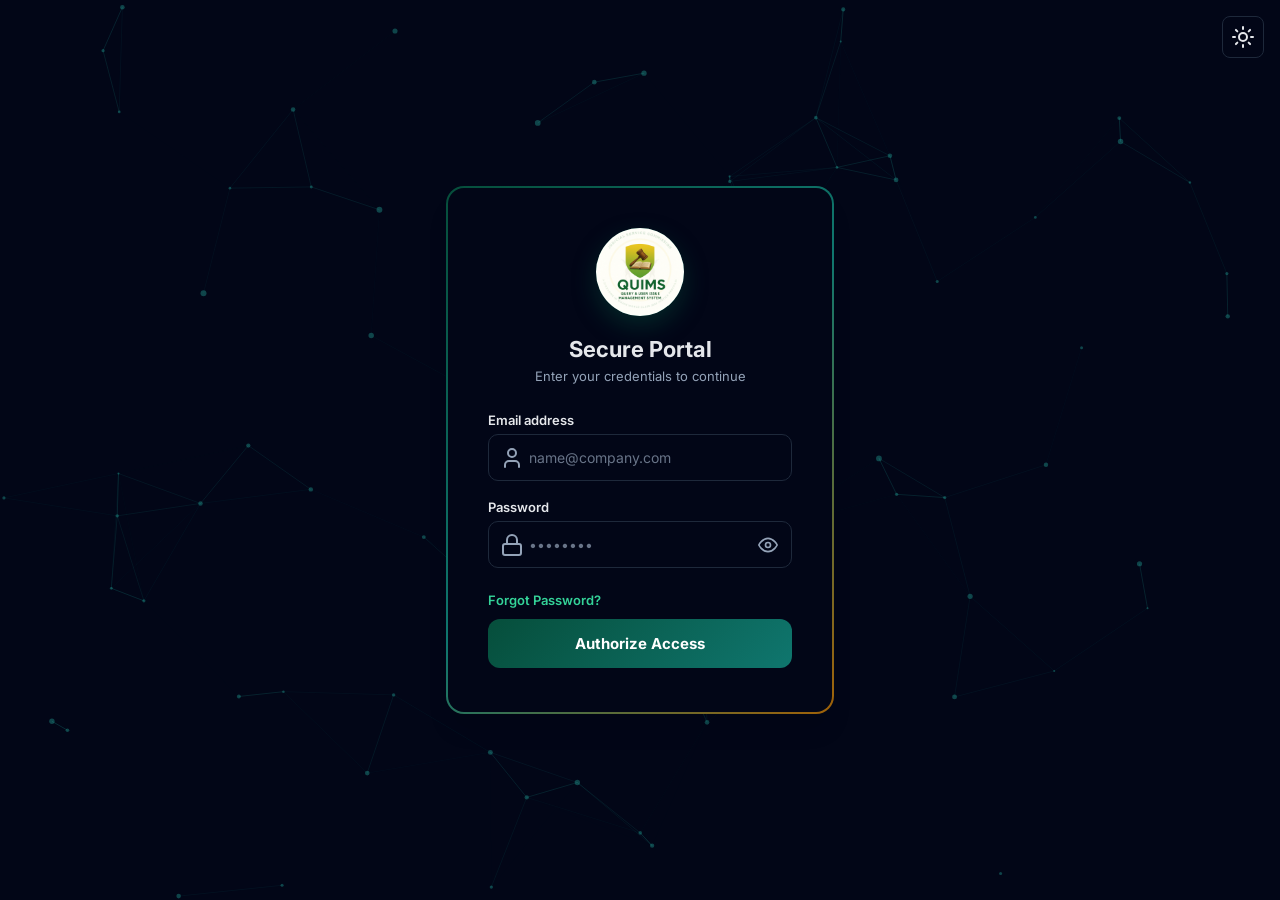
<file: index.html>
<!DOCTYPE html>
<html lang="en">

<head>
    <meta charset="UTF-8">
    <meta name="viewport" content="width=device-width, initial-scale=1.0">
    <title>QUIMS | Secure Login</title>

    <link href="https://fonts.googleapis.com/css2?family=Inter:wght@300;400;500;600;700&display=swap" rel="stylesheet">
    <script src="lucide.js"></script>

    <style>
        * {
            box-sizing: border-box;
            margin: 0;
            padding: 0;
        }
        
         :root {
            --bg: #ffffff;
            --card: #ffffff;
            --text: #0f172a;
            --muted: #64748b;
            --border: #cbd5e1;
            --accent: #0f766e;
        }
        
        body.dark {
            --bg: #020617;
            --card: #020617;
            --text: #e5e7eb;
            --muted: #94a3b8;
            --border: #1e293b;
        }
        
        body {
            font-family: 'Inter', sans-serif;
            background: var(--bg);
            color: var(--text);
            display: flex;
            align-items: center;
            justify-content: center;
            min-height: 100vh;
            min-height: 100dvh;
            overflow-x: hidden;
            transition: background .3s, color .3s;
        }
        
        #bgCanvas {
            position: fixed;
            top: 0;
            left: 0;
            width: 100%;
            height: 100%;
            z-index: 1;
            pointer-events: none;
        }
        
        .login-wrapper {
            width: 100%;
            max-width: 420px;
            padding: 16px;
            z-index: 10;
            transition: opacity .5s, transform .5s;
        }
        
        .login-wrapper.fade-out {
            opacity: 0;
            transform: scale(0.9) translateY(-20px);
            pointer-events: none;
        }
        
        .login-card {
            background: linear-gradient(135deg, #064e3b, #0f766e, #a16207);
            border-radius: 18px;
            padding: 2px;
            box-shadow: 0 20px 25px -5px rgba(0, 0, 0, 0.1);
        }
        
        .login-inner {
            background: var(--card);
            border-radius: 16px;
            padding: 36px 32px 40px;
            display: flex;
            flex-direction: column;
            align-items: center;
        }
        
        @keyframes waterFlow {
            0% {
                background-position: 0% 50%
            }
            50% {
                background-position: 100% 50%
            }
            100% {
                background-position: 0% 50%
            }
        }
        
        h2 {
            text-align: center;
            font-size: 22px;
            margin-bottom: 6px;
            font-weight: 700;
        }
        
        .subtitle {
            text-align: center;
            font-size: 13px;
            color: var(--muted);
            margin-bottom: 28px;
        }
        
        .field {
            margin-bottom: 18px;
            width: 100%;
        }
        
        label {
            display: block;
            font-size: 13px;
            font-weight: 600;
            margin-bottom: 6px;
            color: var(--text);
        }
        
        .input-wrapper {
            position: relative;
            width: 100%;
        }
        
        input {
            width: 100%;
            padding: 14px 44px 14px 40px;
            border-radius: 10px;
            border: 1px solid var(--border);
            background: transparent;
            color: var(--text);
            font-size: 14px;
            font-family: 'Inter', sans-serif;
            transition: border-color .2s, box-shadow .2s;
        }
        
        input:focus {
            outline: none;
            border-color: var(--accent);
            box-shadow: 0 0 0 3px rgba(15, 118, 110, .15);
        }
        
        input::placeholder {
            color: var(--muted);
            opacity: .7;
        }
        
        .input-icon {
            position: absolute;
            left: 12px;
            top: 50%;
            transform: translateY(-50%);
            color: var(--muted);
            pointer-events: none;
        }
        
        .eye-toggle {
            position: absolute;
            right: 6px;
            top: 50%;
            transform: translateY(-50%);
            padding: 8px;
            cursor: pointer;
            border-radius: 8px;
            border: none;
            background: transparent;
            color: var(--muted);
            display: flex;
            align-items: center;
            justify-content: center;
            transition: color .2s, background .2s;
        }
        
        .eye-toggle:hover {
            color: var(--accent);
            background: rgba(15, 118, 110, .08);
        }
        
        .eye-toggle:focus-visible {
            outline: 2px solid var(--accent);
            outline-offset: 1px;
        }
        
        .eye-toggle svg {
            width: 20px;
            height: 20px;
            display: block;
        }
        
        .login-btn {
            width: 100%;
            padding: 15px;
            border-radius: 12px;
            border: none;
            background: linear-gradient(135deg, #064e3b, #0f766e);
            color: #fff;
            font-weight: 700;
            font-size: 15px;
            cursor: pointer;
            margin-top: 10px;
            display: flex;
            align-items: center;
            justify-content: center;
            gap: 10px;
            font-family: 'Inter', sans-serif;
            transition: opacity .2s, transform .1s;
        }
        
        .login-btn:hover:not(.loading):not(.disabled) {
            opacity: .92;
        }
        
        .login-btn:active:not(.loading):not(.disabled) {
            transform: scale(.98);
        }
        
        .login-btn.loading,
        .login-btn.disabled {
            opacity: .7;
            pointer-events: none;
        }
        
        .spinner {
            width: 18px;
            height: 18px;
            border: 3px solid rgba(255, 255, 255, .3);
            border-top: 3px solid #fff;
            border-radius: 50%;
            animation: spin 1s linear infinite;
            display: none;
        }
        
        .login-btn.loading .spinner {
            display: block;
        }
        
        @keyframes spin {
            to {
                transform: rotate(360deg)
            }
        }
        
        #successOverlay,
        #logoutOverlay {
            position: fixed;
            inset: 0;
            display: none;
            align-items: center;
            justify-content: center;
            z-index: 100;
        }
        
        #successOverlay {
            background: var(--bg);
            flex-direction: column;
            text-align: center;
            animation: overlayReveal .6s cubic-bezier(.4, 0, .2, 1) forwards;
        }
        
        #logoutOverlay {
            background: rgba(0, 0, 0, .4);
            flex-direction: column;
            text-align: center;
        }
        
        @keyframes overlayReveal {
            from {
                opacity: 0;
                transform: scale(1.1)
            }
            to {
                opacity: 1;
                transform: scale(1)
            }
        }
        
        .welcome-card,
        .logout-card {
            background: var(--card);
            padding: 40px;
            border-radius: 24px;
            box-shadow: 0 25px 50px -12px rgba(0, 0, 0, .25);
            display: flex;
            flex-direction: column;
            align-items: center;
            max-width: 360px;
            width: 90%;
            border: 1px solid var(--border);
        }
        
        .success-icon {
            width: 64px;
            height: 64px;
            background: #ecfdf5;
            color: #059669;
            border-radius: 50%;
            display: flex;
            align-items: center;
            justify-content: center;
            margin-bottom: 24px;
            animation: bounceIn .5s cubic-bezier(.175, .885, .32, 1.275) forwards;
        }
        
        @keyframes bounceIn {
            from {
                transform: scale(0)
            }
            to {
                transform: scale(1)
            }
        }
        
        .welcome-text {
            font-size: 28px;
            font-weight: 800;
            margin-bottom: 8px;
            color: var(--text);
        }
        
        .redirect-sub {
            color: var(--muted);
            font-size: 14px;
            margin-bottom: 24px;
        }
        
        .prof-spinner {
            width: 32px;
            height: 32px;
            border: 3px solid var(--border);
            border-top-color: var(--accent);
            border-radius: 50%;
            animation: spin .8s linear infinite;
        }
        
        .logo {
            width: 88px;
            height: 88px;
            border-radius: 50%;
            display: flex;
            align-items: center;
            justify-content: center;
            box-shadow: 0 10px 24px rgba(6, 78, 59, .45);
            overflow: hidden;
            background: linear-gradient(120deg, #064e3b, #0f766e, #34d399, #0f766e);
            background-size: 300% 300%;
            animation: waterFlow 6s ease-in-out infinite;
            margin-bottom: 20px;
            flex-shrink: 0;
        }
        
        .logo img {
            width: 100%;
            height: 100%;
            object-fit: cover;
            display: block;
        }
        
        .alert-msg {
            width: 100%;
            margin-bottom: 12px;
            padding: 10px 14px;
            background: #fff;
            color: #be123c;
            border-radius: 8px;
            display: none;
            text-align: left;
            font-size: 13px;
            font-weight: 500;
            border: 2px solid #dc2626;
            border-left-width: 4px;
        }

        .alert-msg.success {
            color: #047857;
            border-color: #059669;
        }
        
        .toggle-theme {
            position: fixed;
            top: 16px;
            right: 16px;
            cursor: pointer;
            z-index: 1000;
            padding: 8px;
            background: var(--card);
            border-radius: 8px;
            border: 1px solid var(--border);
            color: var(--text);
            display: flex;
            align-items: center;
            justify-content: center;
            transition: background .2s, border-color .2s;
        }
        
        .toggle-theme:hover {
            border-color: var(--accent);
        }
        
        .toggle-theme:focus-visible {
            outline: 2px solid var(--accent);
            outline-offset: 2px;
        }
        
        a.forgot {
            font-size: 13px;
            color: #34d399;
            text-decoration: none;
            margin-top: 6px;
            display: inline-block;
            font-weight: 600;
            transition: color .2s;
        }
        
        a.forgot:hover {
            color: #6ee7b7;
        }
        /* ── Responsive ── */
        
        @media (max-width:480px) {
            .login-wrapper {
                padding: 12px;
            }
            .login-inner {
                padding: 28px 20px 32px;
            }
            h2 {
                font-size: 20px;
            }
            .subtitle {
                font-size: 12px;
                margin-bottom: 22px;
            }
            input {
                padding: 12px 42px 12px 38px;
                font-size: 14px;
            }
            .login-btn {
                padding: 14px;
                font-size: 14px;
            }
            .logo {
                width: 76px;
                height: 76px;
                margin-bottom: 16px;
            }
            .welcome-card,
            .logout-card {
                padding: 28px 24px;
            }
            .welcome-text {
                font-size: 22px;
            }
            .toggle-theme {
                top: 10px;
                right: 10px;
                padding: 6px;
            }
        }
        
        @media (max-width:360px) {
            .login-inner {
                padding: 24px 16px 28px;
            }
            .logo {
                width: 64px;
                height: 64px;
            }
            input {
                padding: 11px 40px 11px 36px;
                font-size: 13px;
            }
            .field {
                margin-bottom: 14px;
            }
            .login-btn {
                padding: 13px;
                font-size: 13px;
            }
        }
        
        @media (min-height:800px) {
            .login-inner {
                padding: 40px 32px 44px;
            }
        }
        /* Landscape phones */
        
        @media (max-height:500px) and (orientation:landscape) {
            .login-wrapper {
                padding: 8px;
            }
            .login-inner {
                padding: 20px 24px 24px;
            }
            .logo {
                width: 56px;
                height: 56px;
                margin-bottom: 12px;
            }
            h2 {
                font-size: 18px;
                margin-bottom: 4px;
            }
            .subtitle {
                font-size: 11px;
                margin-bottom: 14px;
            }
            .field {
                margin-bottom: 10px;
            }
            input {
                padding: 10px 40px 10px 36px;
                font-size: 13px;
            }
            .login-btn {
                padding: 12px;
                margin-top: 6px;
            }
        }
    </style>
</head>

<body class="dark">

    <canvas id="bgCanvas"></canvas>
    <button class="toggle-theme" id="themeBtn" aria-label="Toggle theme">
  <i data-lucide="sun"></i>
</button>

    <div id="successOverlay">
        <div class="welcome-card">
            <div class="success-icon"><i data-lucide="check-circle-2" style="width:32px;height:32px"></i></div>
            <div class="welcome-text" id="welcomeUser">Welcome Back</div>
            <div class="redirect-sub" id="redirectMsg">Accessing your secure workspace...</div>
            <div class="prof-spinner"></div>
        </div>
    </div>

    <div id="logoutOverlay">
        <div class="logout-card">
            <div class="welcome-text">Are you sure you want to logout?</div>
            <div style="display:flex;gap:20px;margin-top:24px;">
                <button onclick="confirmLogout(true)" style="padding:10px 24px;background:#0f766e;color:#fff;border:none;border-radius:12px;cursor:pointer;font-family:Inter,sans-serif;font-weight:600;">Yes</button>
                <button onclick="confirmLogout(false)" style="padding:10px 24px;background:#64748b;color:#fff;border:none;border-radius:12px;cursor:pointer;font-family:Inter,sans-serif;font-weight:600;">No</button>
            </div>
        </div>
    </div>

    <div class="login-wrapper" id="loginWrapper">
        <div class="login-card">
            <div class="login-inner">
                <div class="logo">
                    <img src="system logo (2).webp" alt="QUIMS Logo" id="logoImg" onerror="this.style.display='none'" />
                </div>
                <h2>Secure Portal</h2>
                <p class="subtitle">Enter your credentials to continue</p>
                <div class="alert-msg error" id="alertMsg" role="alert" aria-live="polite"></div>
                <form id="loginForm" method="POST" action="login.php">
                    <div class="field">
                        <label for="identifier">Email address</label>
                        <div class="input-wrapper">
                            <i data-lucide="user" class="input-icon"></i>
                            <input type="text" name="identifier" id="identifier" required placeholder="name@company.com" autocomplete="username">
                        </div>
                    </div>
                    <div class="field">
                        <label for="password">Password</label>
                        <div class="input-wrapper">
                            <i data-lucide="lock" class="input-icon"></i>
                            <input type="password" id="password" name="password" required placeholder="••••••••" autocomplete="current-password">
                            <button type="button" class="eye-toggle" id="toggleEye" aria-label="Show password" tabindex="0">
              <!-- Eye-open SVG (shown when password is hidden) -->
              <svg id="iconEyeOpen" xmlns="http://www.w3.org/2000/svg" width="20" height="20" viewBox="0 0 24 24" fill="none" stroke="currentColor" stroke-width="2" stroke-linecap="round" stroke-linejoin="round"><path d="M1 12s4-8 11-8 11 8 11 8-4 8-11 8-11-8-11-8z"/><circle cx="12" cy="12" r="3"/></svg>
              <!-- Eye-off SVG (shown when password is visible) -->
              <svg id="iconEyeOff" xmlns="http://www.w3.org/2000/svg" width="20" height="20" viewBox="0 0 24 24" fill="none" stroke="currentColor" stroke-width="2" stroke-linecap="round" stroke-linejoin="round" style="display:none"><path d="M17.94 17.94A10.07 10.07 0 0 1 12 20c-7 0-11-8-11-8a18.45 18.45 0 0 1 5.06-5.94"/><path d="M9.9 4.24A9.12 9.12 0 0 1 12 4c7 0 11 8 11 8a18.5 18.5 0 0 1-2.16 3.19"/><line x1="1" y1="1" x2="23" y2="23"/><path d="M14.12 14.12a3 3 0 1 1-4.24-4.24"/></svg>
            </button>
                        </div>
                        <div id="capsMsg" style="color:#be123c;font-size:13px;font-weight:500;margin-top:4px;display:none;">Caps Lock is ON</div>
                    </div>
                    <a href="forgot password.html" class="forgot">Forgot Password?</a>
                    <button type="submit" class="login-btn" id="loginBtn">
          <span>Authorize Access</span>
          <div class="spinner"></div>
        </button>
                </form>
            </div>
        </div>
    </div>

    <script>
        lucide.createIcons();

        /* ── Theme Toggle ── */
        const themeBtn = document.getElementById('themeBtn');
        themeBtn.addEventListener('click', () => {
            document.body.classList.toggle('dark');
            const isDark = document.body.classList.contains('dark');
            themeBtn.innerHTML = isDark ?
                '<i data-lucide="sun"></i>' :
                '<i data-lucide="moon"></i>';
            lucide.createIcons();
        });

        /* ── Password Toggle (no lucide dependency) ── */
        const pwd = document.getElementById('password');
        const toggleEye = document.getElementById('toggleEye');
        const iconEyeOpen = document.getElementById('iconEyeOpen');
        const iconEyeOff = document.getElementById('iconEyeOff');

        toggleEye.addEventListener('click', () => {
            const isHidden = pwd.type === 'password';
            pwd.type = isHidden ? 'text' : 'password';
            iconEyeOpen.style.display = isHidden ? 'none' : 'block';
            iconEyeOff.style.display = isHidden ? 'block' : 'none';
            toggleEye.setAttribute('aria-label', isHidden ? 'Hide password' : 'Show password');
            pwd.focus();
        });

        /* ── Caps Lock Detection ── */
        const capsMsg = document.getElementById('capsMsg');
        pwd.addEventListener('keyup', e => {
            capsMsg.style.display = e.getModifierState('CapsLock') ? 'block' : 'none';
        });
        pwd.addEventListener('keydown', e => {
            if (e.getModifierState('CapsLock')) {
                capsMsg.style.display = 'block';
            }
        });

        /* ── Form Submit ── */
        const btn = document.getElementById('loginBtn');
        const form = document.getElementById('loginForm');
        const alertMsg = document.getElementById('alertMsg');
        const loginWrapper = document.getElementById('loginWrapper');
        const successOverlay = document.getElementById('successOverlay');
        const welcomeUser = document.getElementById('welcomeUser');
        const redirectFlagKey = 'quims-login-success';
        let countdownInterval;
        if (new URLSearchParams(window.location.search).get('returnTo') === 'vsp/index.php') {
            const returnTo = document.createElement('input');
            returnTo.type = 'hidden';
            returnTo.name = 'returnTo';
            returnTo.value = 'vsp/index.php';
            form.appendChild(returnTo);
        }

        function hideSuccessOverlay() {
            if (loginWrapper) loginWrapper.classList.remove('fade-out');
            if (successOverlay) successOverlay.style.display = 'none';
        }

        window.addEventListener('pageshow', () => {
            if (sessionStorage.getItem(redirectFlagKey) === '1') {
                sessionStorage.removeItem(redirectFlagKey);
                hideSuccessOverlay();
            }
        });

        form.addEventListener('submit', async e => {
            e.preventDefault();
            btn.classList.add('loading', 'disabled');
            clearInterval(countdownInterval);
            alertMsg.style.display = 'none';

            try {
                const response = await fetch(form.action, {
                    method: 'POST',
                    body: new FormData(form)
                });
                const data = await response.json();
                btn.classList.remove('loading', 'disabled');

                if (data.permanent) {
                    alertMsg.innerText = 'Your account has been permanently blocked. Please contact an administrator.';
                    alertMsg.style.display = 'block';
                    return;
                }

                if (data.error) {
                    alertMsg.innerText = data.error;
                    alertMsg.style.display = 'block';
                    if (data.blockTime) {
                        btn.disabled = true;
                        let remaining = data.blockTime;
                        const originalHTML = btn.innerHTML;
                        countdownInterval = setInterval(() => {
                            btn.innerHTML = 'Try again in ' + remaining + 's';
                            remaining--;
                            if (remaining < 0) {
                                clearInterval(countdownInterval);
                                btn.disabled = false;
                                btn.innerHTML = originalHTML;
                                alertMsg.style.display = 'none';
                            }
                        }, 1000);
                    }
                    return;
                }

                sessionStorage.setItem(redirectFlagKey, '1');
                welcomeUser.innerText = data.greeting || 'Welcome Back!';
                loginWrapper.classList.add('fade-out');
                successOverlay.style.display = 'flex';
                setTimeout(() => {
                    window.location.href = data.redirect;
                }, 900);

            } catch (err) {
                btn.classList.remove('loading', 'disabled');
                alertMsg.innerText = 'Connection Error: Please try again.';
                alertMsg.style.display = 'block';
            }
        });

        /* ── Logout Guard ── */
        const logoutOverlay = document.getElementById('logoutOverlay');

        function confirmLogout(answer) {
            logoutOverlay.style.display = 'none';
            if (answer) window.location.replace('logout.php');
        }

        /* ── Background Particles ── */
        const canvas = document.getElementById('bgCanvas');
        const ctx = canvas.getContext('2d');
        let particles = [];
        let mouse = {
            x: null,
            y: null
        };

        function getParticleCount() {
            const w = window.innerWidth;
            if (w < 480) return 30;
            if (w < 768) return 50;
            return 80;
        }

        function initCanvas() {
            canvas.width = window.innerWidth;
            canvas.height = window.innerHeight;
            particles = [];
            const count = getParticleCount();
            for (let i = 0; i < count; i++) {
                particles.push({
                    x: Math.random() * canvas.width,
                    y: Math.random() * canvas.height,
                    vx: (Math.random() - 0.5) * 0.5,
                    vy: (Math.random() - 0.5) * 0.5,
                    radius: Math.random() * 2 + 1
                });
            }
        }

        function animate() {
            ctx.clearRect(0, 0, canvas.width, canvas.height);
            const color = document.body.classList.contains('dark') ? '45,212,191' : '15,118,110';
            const linkDist = window.innerWidth < 480 ? 100 : 140;

            particles.forEach(p => {
                p.x += p.vx;
                p.y += p.vy;
                if (p.x < 0 || p.x > canvas.width) p.vx *= -1;
                if (p.y < 0 || p.y > canvas.height) p.vy *= -1;
                ctx.beginPath();
                ctx.arc(p.x, p.y, p.radius, 0, Math.PI * 2);
                ctx.fillStyle = 'rgba(' + color + ',0.3)';
                ctx.fill();
            });

            for (let i = 0; i < particles.length; i++) {
                for (let j = i + 1; j < particles.length; j++) {
                    const dx = particles[i].x - particles[j].x;
                    const dy = particles[i].y - particles[j].y;
                    const dist = Math.sqrt(dx * dx + dy * dy);
                    if (dist < linkDist) {
                        ctx.beginPath();
                        ctx.moveTo(particles[i].x, particles[i].y);
                        ctx.lineTo(particles[j].x, particles[j].y);
                        ctx.strokeStyle = 'rgba(' + color + ',' + ((1 - dist / linkDist) * 0.2) + ')';
                        ctx.stroke();
                    }
                }
                if (mouse.x !== null && mouse.y !== null) {
                    const dxm = particles[i].x - mouse.x;
                    const dym = particles[i].y - mouse.y;
                    const distM = Math.sqrt(dxm * dxm + dym * dym);
                    if (distM < 120) {
                        ctx.beginPath();
                        ctx.moveTo(particles[i].x, particles[i].y);
                        ctx.lineTo(mouse.x, mouse.y);
                        ctx.strokeStyle = 'rgba(' + color + ',' + ((1 - distM / 120) * 0.25) + ')';
                        ctx.stroke();
                    }
                }
            }
            requestAnimationFrame(animate);
        }

        canvas.addEventListener('mousemove', e => {
            mouse.x = e.clientX;
            mouse.y = e.clientY;
        });
        canvas.addEventListener('mouseleave', () => {
            mouse.x = null;
            mouse.y = null;
        });
        canvas.addEventListener('touchmove', e => {
            if (e.touches.length > 0) {
                mouse.x = e.touches[0].clientX;
                mouse.y = e.touches[0].clientY;
            }
        }, {
            passive: true
        });
        canvas.addEventListener('touchend', () => {
            mouse.x = null;
            mouse.y = null;
        });
        window.addEventListener('resize', initCanvas);
        initCanvas();
        animate();
    </script>
</body>

</html>
</file>
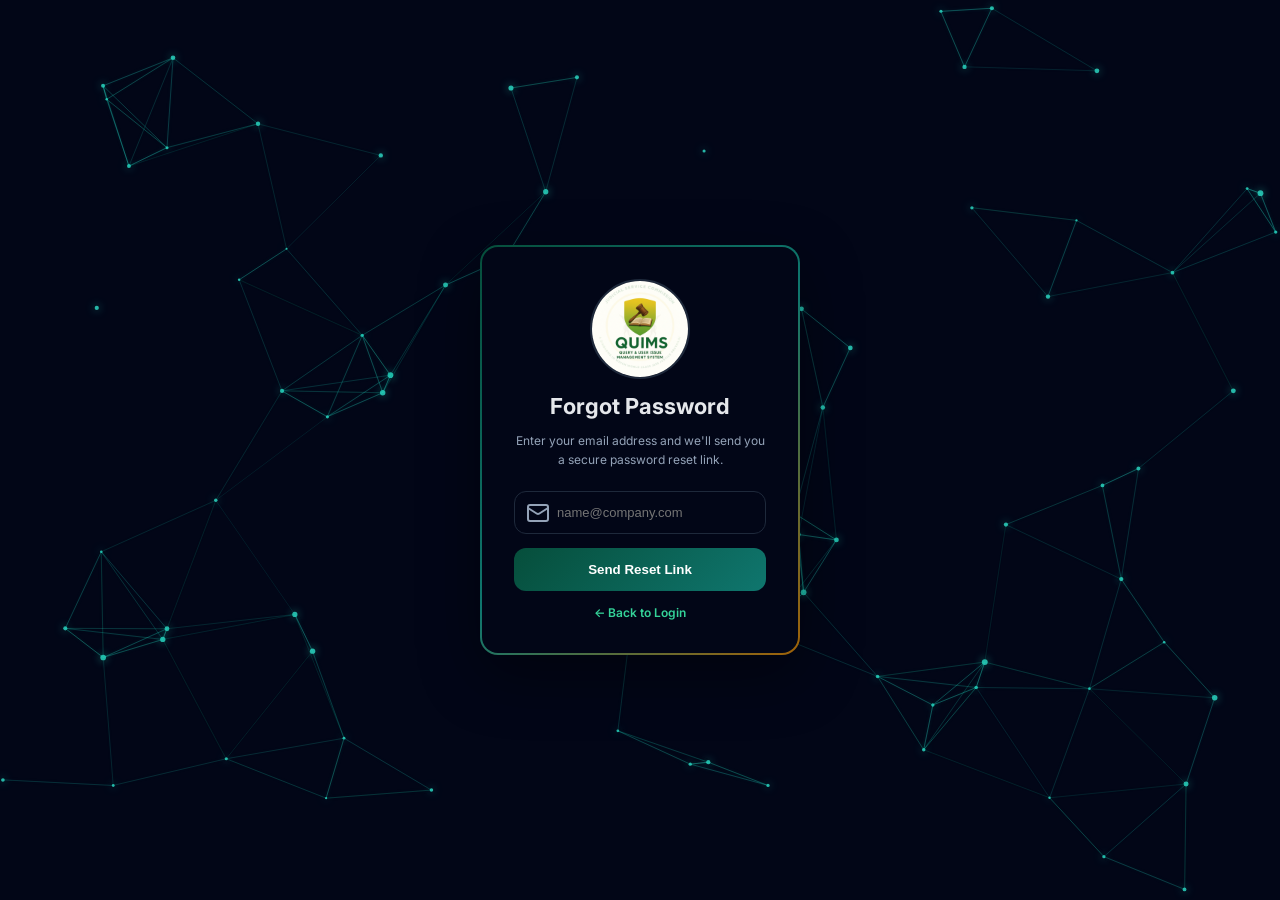
<file: forgot password.html>
<!DOCTYPE html>
<html lang="en">

<head>
    <meta charset="UTF-8" />
    <meta name="viewport" content="width=device-width, initial-scale=1.0, maximum-scale=1.0, user-scalable=no">

    <title>QUIMS | Forgot Password</title>

    <link href="https://fonts.googleapis.com/css2?family=Inter:wght@300;400;600;700&display=swap" rel="stylesheet">
    <script src="lucide.js"></script>

    <style>
        * {
            box-sizing: border-box;
        }
        
         :root {
            --bg: #ffffff;
            --card: #ffffff;
            --text: #0f172a;
            --muted: #64748b;
            --border: #cbd5e1;
        }
        
        body.dark {
            --bg: #020617;
            --card: #020617;
            --text: #e5e7eb;
            --muted: #94a3b8;
            --border: #1e293b;
        }
        
        body {
            margin: 0;
            font-family: Inter, sans-serif;
            background: var(--bg);
            color: var(--text);
            height: 100vh;
            display: flex;
            align-items: center;
            justify-content: center;
            overflow: hidden;
        }
        /* BACKGROUND NETWORK */
        
        #bgCanvas {
            position: fixed;
            inset: 0;
            z-index: 1;
        }
        /* WRAPPER */
        
        .wrapper {
            position: relative;
            z-index: 10;
            width: 100%;
            max-width: 360px;
            padding: 20px;
        }
        /* CARD */
        
        .card {
            background: linear-gradient(135deg, #064e3b, #0f766e, #a16207);
            padding: 2px;
            border-radius: 18px;
            box-shadow: 0 20px 60px rgba(0, 0, 0, .4);
        }
        
        .inner {
            background: var(--card);
            border-radius: 16px;
            padding: 32px;
            text-align: center;
            backdrop-filter: blur(10px);
        }
        /* LOGO */
        
        .logo-container {
            width: 100px;
            height: 100px;
            border-radius: 50%;
            overflow: hidden;
            margin: auto;
            border: 2px solid var(--border);
        }
        
        .logo-img {
            width: 100%;
            height: 100%;
            object-fit: cover;
        }
        /* TEXT */
        
        h2 {
            margin: 14px 0 8px;
            font-size: 22px;
            font-weight: 700;
        }
        
        .sub {
            font-size: 12px;
            color: var(--muted);
            margin-bottom: 22px;
            line-height: 1.6;
        }
        /* FORM */
        
        form {
            display: flex;
            flex-direction: column;
            gap: 14px;
        }
        
        .input-wrap {
            position: relative;
        }
        
        .icon {
            position: absolute;
            left: 12px;
            top: 50%;
            transform: translateY(-50%);
            color: var(--muted);
        }
        
        input {
            width: 100%;
            padding: 13px 14px 13px 42px;
            border-radius: 12px;
            border: 1px solid var(--border);
            background: transparent;
            color: var(--text);
            font-size: 13px;
        }
        
        input:focus {
            outline: none;
            border-color: #0f766e;
            box-shadow: 0 0 0 3px rgba(15, 118, 110, .2);
        }
        /* BUTTON */
        
        button {
            padding: 14px;
            border: none;
            border-radius: 12px;
            background: linear-gradient(135deg, #064e3b, #0f766e);
            color: #fff;
            font-weight: 700;
            cursor: pointer;
            transition: .3s;
        }
        
        button:hover {
            transform: translateY(-2px);
        }
        /* BACK LINK */
        
        .back-link {
            margin-top: 14px;
            font-size: 12px;
            color: #34d399;
            text-decoration: none;
            font-weight: 600;
            display: inline-block;
        }
        /* POPUP */
        
        #popup {
            position: fixed;
            top: 20px;
            left: 50%;
            transform: translateX(-50%);
            width: min(360px, calc(100vw - 32px));
            padding: 10px 12px;
            border: 2px solid;
            border-left-width: 4px;
            border-radius: 8px;
            font-size: 13px;
            font-weight: 500;
            line-height: 1.45;
            z-index: 99999;
            display: none;
            box-shadow: 0 8px 20px -6px rgba(15, 23, 42, .2);
            overflow-wrap: anywhere;
            background: #fff;
        }

        #popup.success {
            color: #047857;
            border-color: #059669;
        }

        #popup.error {
            color: #be123c;
            border-color: #dc2626;
        }
        /* LOADING */
        
        #loadingOverlay {
            position: fixed;
            inset: 0;
            background: rgba(2, 6, 23, 0.85);
            backdrop-filter: blur(12px);
            display: none;
            align-items: center;
            justify-content: center;
            z-index: 9999;
        }
        
        .loader-box {
            text-align: center;
            color: #e5e7eb;
        }
        
        .loader-ring {
            width: 65px;
            height: 65px;
            border-radius: 50%;
            border: 4px solid rgba(255, 255, 255, 0.1);
            border-top: 4px solid #0f766e;
            animation: spin .9s linear infinite;
            margin: auto;
        }
        
        .loader-text {
            margin-top: 12px;
            font-weight: 700;
        }
        
        .loader-sub {
            font-size: 12px;
            color: #94a3b8;
        }
        
        @keyframes spin {
            to {
                transform: rotate(360deg);
            }
        }
        /* MOBILE */
        
        @media(max-width:480px) {
            .wrapper {
                padding: 16px;
            }
            .inner {
                padding: 24px 18px;
            }
        }
    </style>
</head>

<body class="dark">

    <!-- BACKGROUND -->
    <canvas id="bgCanvas"></canvas>

    <!-- POPUP -->
    <div id="popup"></div>

    <!-- LOADING -->
    <div id="loadingOverlay">
        <div class="loader-box">
            <div class="loader-ring"></div>
            <div class="loader-text">Sending reset link...</div>
            <div class="loader-sub">Please wait</div>
        </div>
    </div>

    <div class="wrapper">

        <div class="card">

            <div class="inner">

                <div class="logo-container">
                    <img src="system logo (2).webp" class="logo-img">
                </div>

                <h2>Forgot Password</h2>

                <p class="sub">
                    Enter your email address and we'll send you a secure password reset link.
                </p>

                <form id="forgotForm" method="POST" action="forgot_password.php">

                    <div class="input-wrap">

                        <i data-lucide="mail" class="icon"></i>

                        <input type="email" name="email" required placeholder="name@company.com" autocomplete="email">

                    </div>

                    <button type="submit">
          Send Reset Link
        </button>

                </form>

                <a href="index.html" class="back-link">
        ← Back to Login
      </a>

            </div>

        </div>

    </div>

    <script>
        lucide.createIcons();

        /* POPUP */
        function showPopup(msg, success = true) {

            const popup = document.getElementById("popup");

            popup.style.display = "block";
            popup.className = success ? "success" : "error";
            popup.innerText = msg;

            setTimeout(() => {
                popup.style.display = "none";
            }, 4000);

        }

        /* FORM */
        const form = document.getElementById("forgotForm");
        const loading = document.getElementById("loadingOverlay");

        form.addEventListener("submit", async(e) => {

            e.preventDefault();

            const submitButton = form.querySelector('button[type="submit"], button:not([type])');
            const controller = new AbortController();
            const timeoutId = setTimeout(() => controller.abort(), 30000);
            loading.style.display = "flex";
            if (submitButton) submitButton.disabled = true;

            try {

                const res = await fetch("forgot_password.php", {
                    method: "POST",
                    body: new FormData(form),
                    signal: controller.signal
                });

                const data = await res.json().catch(() => ({}));
                if (!res.ok) {
                    throw new Error(data.message || "Unable to send a reset link.");
                }

                showPopup(
                    data.message || "If the email exists, a reset link has been sent.",
                    true
                );

                form.reset();

            } catch (err) {
                showPopup(
                    err.name === "AbortError"
                        ? "The mail server is taking too long to respond. Please try again shortly or contact the administrator."
                        : (err.message || "Server error. Try again."),
                    false
                );

            } finally {
                clearTimeout(timeoutId);
                loading.style.display = "none";
                if (submitButton) submitButton.disabled = false;
            }

        });

        /* NETWORK BACKGROUND */
        const canvas = document.getElementById("bgCanvas");
        const ctx = canvas.getContext("2d");

        let particles = [];

        function init() {

            canvas.width = window.innerWidth;
            canvas.height = window.innerHeight;

            particles = [];

            for (let i = 0; i < 80; i++) {

                particles.push({

                    x: Math.random() * canvas.width,
                    y: Math.random() * canvas.height,

                    vx: (Math.random() - 0.5) * 0.5,
                    vy: (Math.random() - 0.5) * 0.5,

                    r: Math.random() * 2 + 1

                });

            }

        }

        function animate() {

            ctx.clearRect(0, 0, canvas.width, canvas.height);

            const color = document.body.classList.contains("dark") ?
                "45,212,191" :
                "15,118,110";

            particles.forEach(p => {

                p.x += p.vx;
                p.y += p.vy;

                if (p.x < 0 || p.x > canvas.width) {
                    p.vx *= -1;
                }

                if (p.y < 0 || p.y > canvas.height) {
                    p.vy *= -1;
                }

                /* PARTICLES */
                ctx.beginPath();

                ctx.arc(
                    p.x,
                    p.y,
                    p.r,
                    0,
                    Math.PI * 2
                );

                ctx.fillStyle = `rgba(${color},0.85)`;

                ctx.shadowColor = `rgba(${color},0.8)`;

                ctx.shadowBlur = 8;

                ctx.fill();

                /* NETWORKS */
                particles.forEach(o => {

                    const dx = p.x - o.x;
                    const dy = p.y - o.y;

                    const dist =
                        Math.sqrt(dx * dx + dy * dy);

                    if (dist < 140) {

                        ctx.beginPath();

                        ctx.moveTo(p.x, p.y);
                        ctx.lineTo(o.x, o.y);

                        ctx.strokeStyle =
                            `rgba(${color},${0.35 - dist / 500})`;

                        ctx.lineWidth = 0.8;

                        ctx.shadowColor =
                            `rgba(${color},0.5)`;

                        ctx.shadowBlur = 4;

                        ctx.stroke();

                    }

                });

            });

            requestAnimationFrame(animate);

        }

        window.addEventListener("resize", init);

        init();
        animate();
    </script>

</body>

</html>
</file>
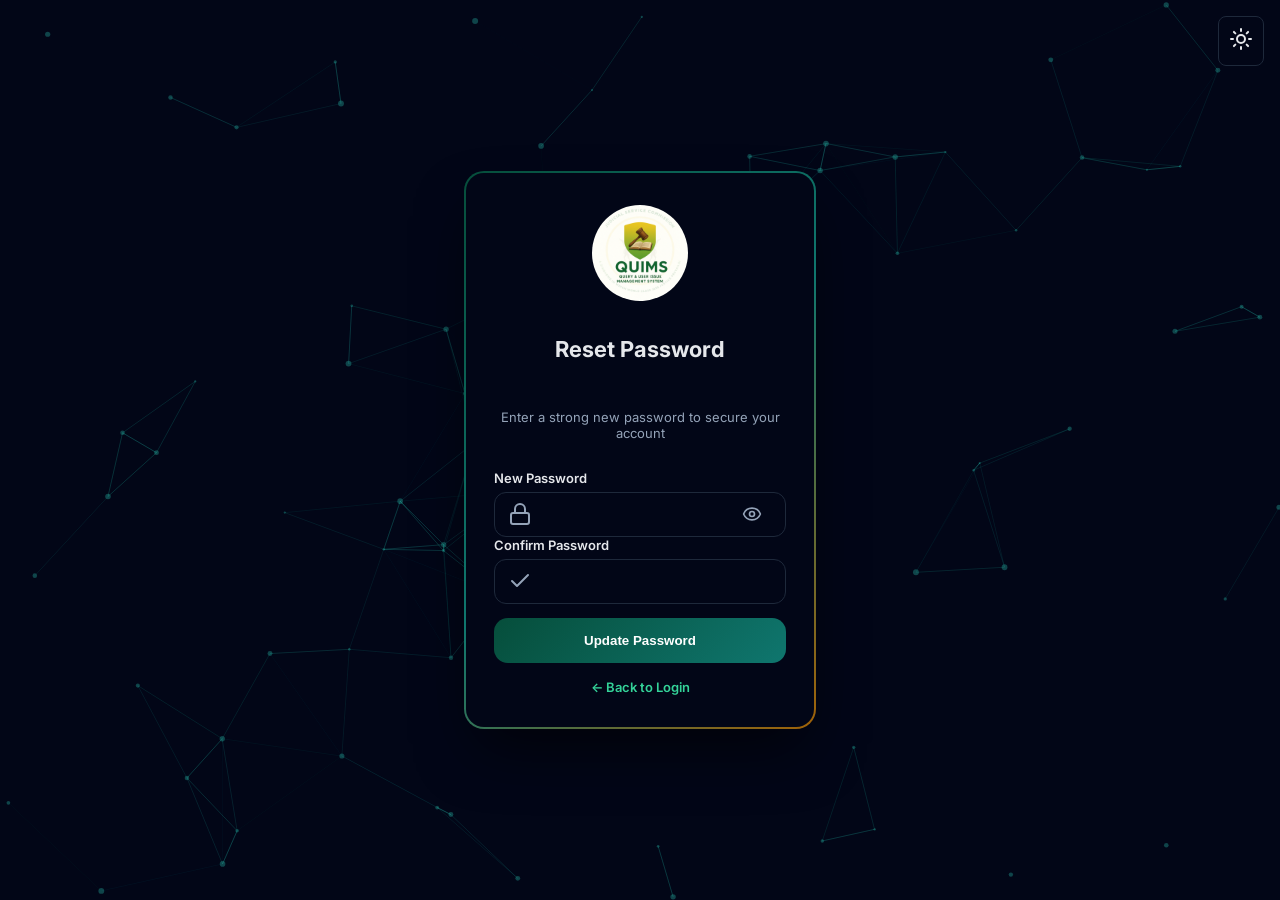
<file: reset_password.html>
<!DOCTYPE html>
<html lang="en">

<head>
    <meta charset="UTF-8" />
    <meta name="viewport" content="width=device-width, initial-scale=1.0, maximum-scale=1.0, user-scalable=no">
    <title>QUIMS | Reset Password</title>

    <link href="https://fonts.googleapis.com/css2?family=Inter:wght@300;400;500;600;700&display=swap" rel="stylesheet">
    <script src="lucide.js"></script>

    <style>
        * {
            box-sizing: border-box;
        }
        
         :root {
            --bg: #ffffff;
            --card: #ffffff;
            --text: #0f172a;
            --muted: #64748b;
            --border: #cbd5e1;
            --accent: #0f766e;
        }
        
        body.dark {
            --bg: #020617;
            --card: #020617;
            --text: #e5e7eb;
            --muted: #94a3b8;
            --border: #1e293b;
        }
        
        body {
            margin: 0;
            font-family: 'Inter', sans-serif;
            background: var(--bg);
            color: var(--text);
            display: flex;
            align-items: center;
            justify-content: center;
            height: 100vh;
            overflow: hidden;
            transition: background .3s, color .3s;
        }
        
        #bgCanvas {
            position: fixed;
            inset: 0;
            z-index: 1;
            pointer-events: none;
        }
        
        .toggle-theme {
            position: absolute;
            top: 16px;
            right: 16px;
            cursor: pointer;
            z-index: 1000;
            padding: 8px;
            background: var(--card);
            border-radius: 8px;
            border: 1px solid var(--border);
        }
        
        .wrapper {
            position: relative;
            z-index: 10;
            width: 100%;
            max-width: 400px;
            padding: 24px;
        }
        
        .card {
            background: linear-gradient(135deg, #064e3b, #0f766e, #a16207);
            border-radius: 20px;
            padding: 2px;
            box-shadow: 0 30px 60px -15px rgba(0, 0, 0, .65);
        }
        
        .inner {
            background: var(--card);
            border-radius: 18px;
            padding: 32px 28px;
            display: flex;
            flex-direction: column;
            gap: 16px;
            transition: .3s;
        }
        
        .logo {
            width: 96px;
            height: 96px;
            margin: auto;
            border-radius: 50%;
            overflow: hidden;
            display: flex;
            align-items: center;
            justify-content: center;
            background: linear-gradient(120deg, #064e3b, #0f766e, #34d399, #0f766e);
            background-size: 300% 300%;
            animation: flow 6s infinite;
        }
        
        .logo img {
            width: 100%;
            height: 100%;
            object-fit: cover;
        }
        
        @keyframes flow {
            0% {
                background-position: 0% 50%
            }
            50% {
                background-position: 100% 50%
            }
            100% {
                background-position: 0% 50%
            }
        }
        
        h2 {
            text-align: center;
            font-size: 22px;
            font-weight: 700;
        }
        
        .sub {
            text-align: center;
            font-size: 13px;
            color: var(--muted);
        }
        
        .msg {
            display: none;
            width: 100%;
            padding: 10px 12px;
            border: 2px solid;
            border-left-width: 4px;
            border-radius: 8px;
            font-size: 13px;
            line-height: 1.45;
            text-align: left;
            overflow-wrap: anywhere;
        }
        
        .success {
            background: #fff;
            border-color: #059669;
            color: #047857;
        }
        
        .error {
            background: #fff;
            border-color: #dc2626;
            color: #be123c;
        }
        
        label {
            font-size: 13px;
            font-weight: 600;
            margin-bottom: 6px;
            display: block;
        }
        
        .input-wrap {
            position: relative;
        }
        
        .icon {
            position: absolute;
            left: 14px;
            top: 50%;
            transform: translateY(-50%);
            color: var(--muted);
        }
        
        .toggle-eye {
            position: absolute;
            right: 14px;
            top: 50%;
            transform: translateY(-50%);
            cursor: pointer;
            color: var(--muted);
        }
        
        input {
            width: 100%;
            transition: border .2s, box-shadow .2s;
            padding: 14px 16px 14px 44px;
            border-radius: 12px;
            border: 1px solid var(--border);
            background: transparent;
            color: var(--text);
        }
        
        input:focus {
            outline: none;
            border-color: var(--accent);
            box-shadow: 0 0 0 3px rgba(15, 118, 110, .18);
        }
        
        button {
            padding: 15px;
            border-radius: 14px;
            border: none;
            background: linear-gradient(135deg, #064e3b, #0f766e);
            color: #fff;
            font-weight: 700;
            cursor: pointer;
            width: 100%;
            transition: transform .2s;
            margin-top: 14px;
        }
        
        button:hover {
            transform: translateY(-2px);
        }
        
        a {
            text-align: center;
            font-size: 13px;
            color: #34d399;
            font-weight: 600;
            text-decoration: none;
        }
        
        @keyframes shake {
            0% {
                transform: translateX(0);
            }
            20% {
                transform: translateX(-5px);
            }
            40% {
                transform: translateX(5px);
            }
            60% {
                transform: translateX(-5px);
            }
            80% {
                transform: translateX(5px);
            }
            100% {
                transform: translateX(0);
            }
        }
        
        .shake {
            animation: shake .4s;
        }
        
        @media(max-width:480px) {
            .inner {
                padding: 24px 18px;
            }
            button {
                font-size: 13px;
                padding: 14px;
            }
        }
        
        .toggle-eye,
        .toggle-theme {
            padding: 10px;
            min-width: 40px;
            min-height: 40px;
        }
    </style>
</head>

<body class="dark">

    <canvas id="bgCanvas"></canvas>
    <div class="toggle-theme" onclick="toggleTheme()"><i data-lucide="sun"></i></div>

    <div class="wrapper" id="container">
        <div class="card">
            <div class="inner">
                <!-- Logo container -->
                <div class="logo">
                    <img src="system logo (2).webp" alt="QUIMS Logo">
                </div>

                <h2>Reset Password</h2>
                <p class="sub">Enter a strong new password to secure your account</p>

                <div id="msg" class="msg"></div>
                <div id="matchHint" class="msg" style="display:none"></div>

                <form id="resetForm">
                    <input type="hidden" id="token">

                    <div>
                        <label>New Password</label>
                        <div class="input-wrap">
                            <i data-lucide="lock" class="icon"></i>
                            <input type="password" id="password" required minlength="6">
                            <i data-lucide="eye" class="toggle-eye" onclick="togglePassword('password', this)"></i>
                        </div>
                    </div>

                    <div>
                        <label>Confirm Password</label>
                        <div class="input-wrap">
                            <i data-lucide="check" class="icon"></i>
                            <input type="password" id="confirm" required minlength="6" onpaste="return false" ondrop="return false" autocomplete="off">
                        </div>
                    </div>

                    <button type="submit" id="updateBtn">Update Password</button>
                </form>

                <a href="index.html">← Back to Login</a>
            </div>
        </div>
    </div>

    <script>
        lucide.createIcons();

        const password = document.getElementById('password');
        const confirm = document.getElementById('confirm');
        const matchHint = document.getElementById('matchHint');
        const card = document.querySelector('.card');
        const updateBtn = document.getElementById('updateBtn');
        const token = document.getElementById('token');
        const container = document.getElementById('container');

        let userName = ''; // Will be fetched from DB

        token.value = new URLSearchParams(window.location.search).get('token') || '';

        // Fetch user info from server based on token
        async function fetchUserName() {
            if (!token.value) return;
            try {
                const res = await fetch(`get_user.php?token=${token.value}`);
                const data = await res.json();
                if (data.success && data.user) {
                    userName = data.user.full_name;
                }
            } catch (err) {
                console.error('Error fetching user info', err);
                userName = '';
            }
        }
        fetchUserName();

        function checkMatch() {
            if (!confirm.value) {
                matchHint.style.display = 'none';
                updateBtn.innerText = 'Update Password';
                return;
            }
            if (password.value === confirm.value) {
                matchHint.className = 'msg success';
                matchHint.innerText = 'Passwords match ✓';
                updateBtn.innerText = 'Update Password';
            } else {
                matchHint.className = 'msg error';
                matchHint.innerText = userName ? `Passwords do not match, ${userName}` : 'Passwords do not match';
                updateBtn.innerText = userName ? `Passwords do not match, ${userName}` : 'Passwords do not match';
            }
            matchHint.style.display = 'block';
        }

        password.addEventListener('input', checkMatch);
        confirm.addEventListener('input', checkMatch);

        function togglePassword(id, icon) {
            const input = document.getElementById(id);
            const show = input.type === 'password';
            input.type = show ? 'text' : 'password';
            icon.setAttribute('data-lucide', show ? 'eye-off' : 'eye');
            lucide.createIcons();
        }

        function toggleTheme() {
            document.body.classList.toggle('dark');
            container.style.background = getComputedStyle(document.body).getPropertyValue('--card');
        }

        /* Particle background */
        const c = document.getElementById('bgCanvas'),
            x = c.getContext('2d');
        let p = [];

        function initParticles() {
            c.width = innerWidth;
            c.height = innerHeight;
            p = [...Array(80)].map(() => ({
                x: Math.random() * c.width,
                y: Math.random() * c.height,
                vx: (Math.random() - .5) * .5,
                vy: (Math.random() - .5) * .5,
                r: Math.random() * 2 + 1
            }))
        }

        function animateParticles() {
            x.clearRect(0, 0, c.width, c.height);
            p.forEach(d => {
                d.x += d.vx;
                d.y += d.vy;
                if (d.x < 0 || d.x > c.width) d.vx *= -1;
                if (d.y < 0 || d.y > c.height) d.vy *= -1;
                x.beginPath();
                x.arc(d.x, d.y, d.r, 0, 7);
                const col = document.body.classList.contains('dark') ? '45,212,191' : '15,118,110';
                x.fillStyle = `rgba(${col},.3)`;
                x.fill();
                p.forEach(o => {
                    const dx = d.x - o.x,
                        dy = d.y - o.y,
                        m = Math.sqrt(dx * dx + dy * dy);
                    if (m < 140) {
                        x.beginPath();
                        x.moveTo(d.x, d.y);
                        x.lineTo(o.x, o.y);
                        x.strokeStyle = `rgba(${col},${(1-m/140)*.2})`;
                        x.stroke()
                    }
                })
            });
            requestAnimationFrame(animateParticles)
        }
        addEventListener('resize', initParticles);
        initParticles();
        animateParticles();

        /* Submit reset password */
        const f = document.getElementById('resetForm'),
            m = document.getElementById('msg');
        f.addEventListener('submit', async e => {
            e.preventDefault();
            if (password.value !== confirm.value) {
                card.classList.remove('shake');
                void card.offsetWidth;
                card.classList.add('shake');
                m.className = 'msg error';
                m.innerText = userName ? `Passwords do not match, ${userName}` : 'Passwords do not match';
                m.style.display = 'block';
                return;
            }
            try {
                const r = await fetch('reset_password.php', {
                    method: 'POST',
                    headers: {
                        'Content-Type': 'application/json'
                    },
                    body: JSON.stringify({
                        token: token.value,
                        password: password.value
                    })
                });
                const d = await r.json();
                if (!r.ok) {
                    throw new Error(d.message || 'Unable to reset your password.');
                }
                m.className = 'msg ' + (d.success ? 'success' : 'error');
                m.innerText = d.message || (d.success ? 'Password updated successfully' : 'Unable to reset your password.');
                m.style.display = 'block';
                if (d.success) setTimeout(() => location.href = 'index.html', 2500);
            } catch (err) {
                m.className = 'msg error';
                m.innerText = err.message || 'Server error';
                m.style.display = 'block';
            }
        });
    </script>
</body>

</html>
</file>
